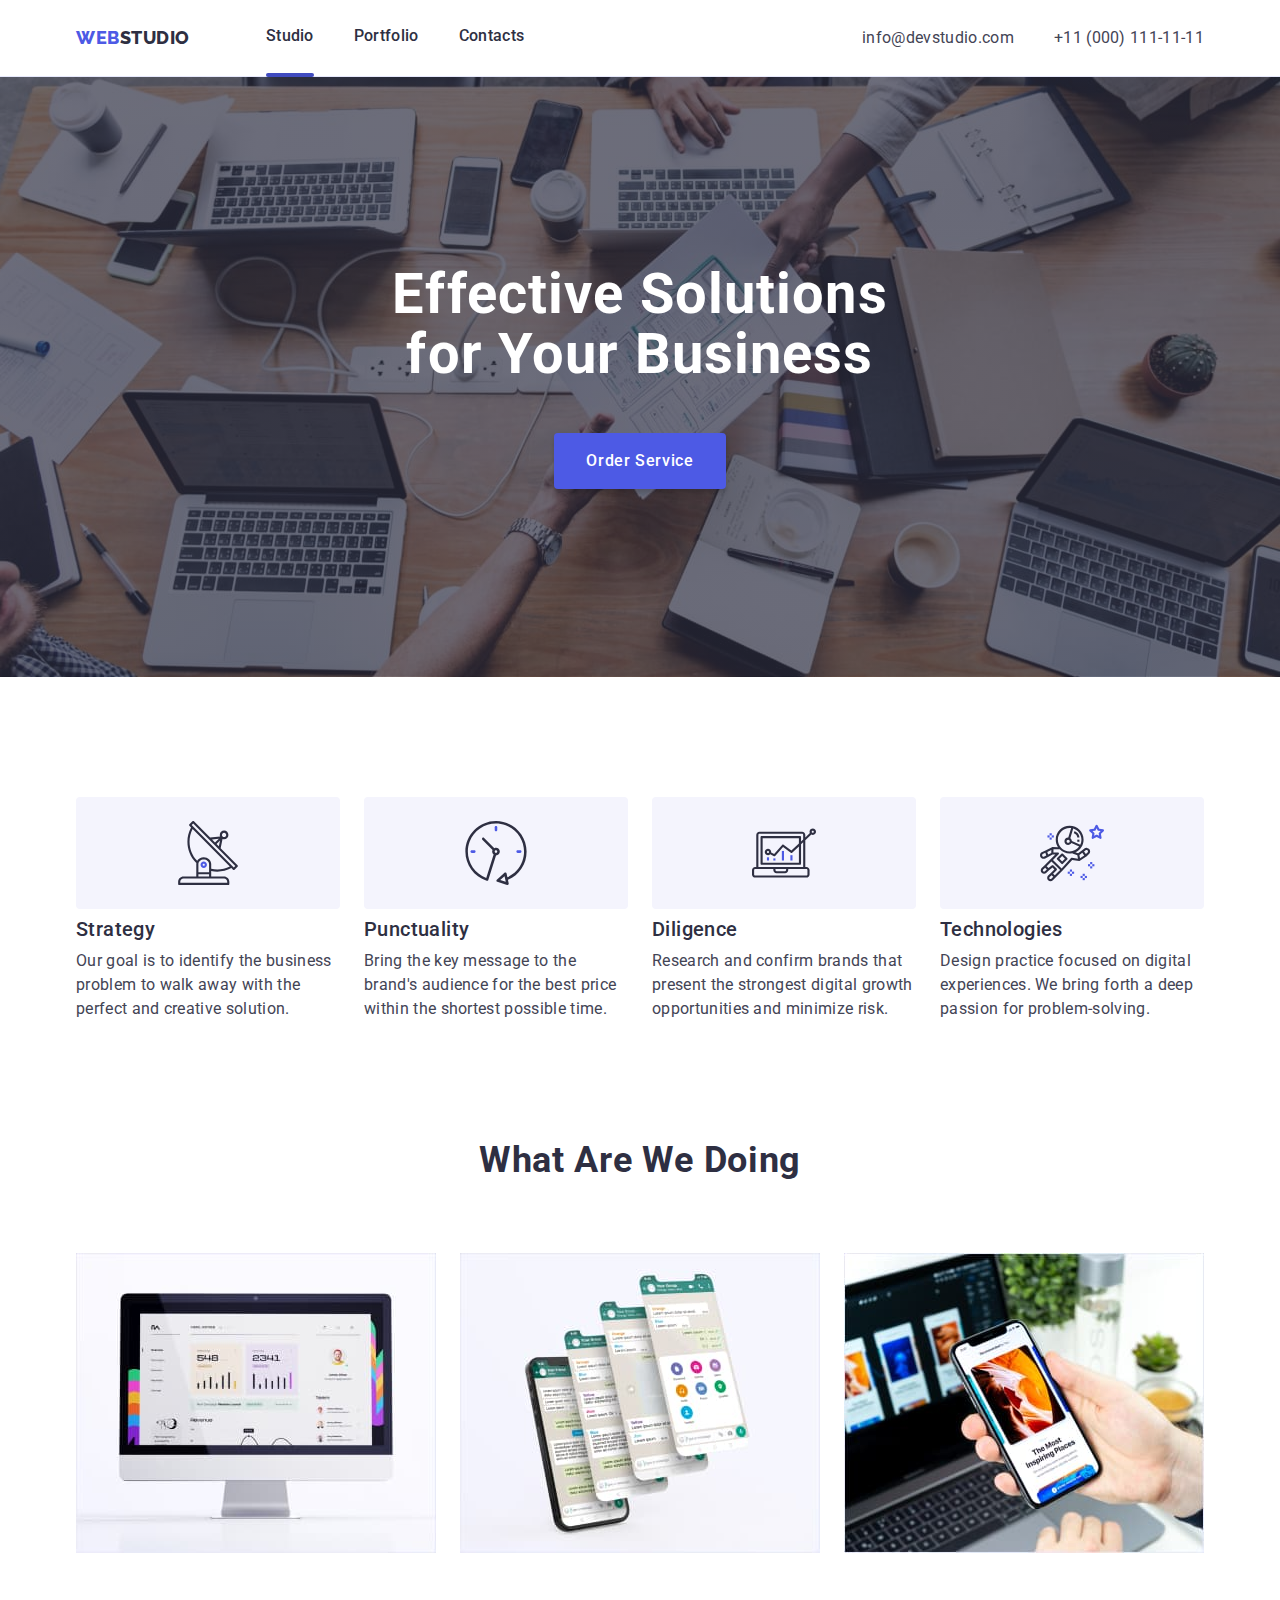
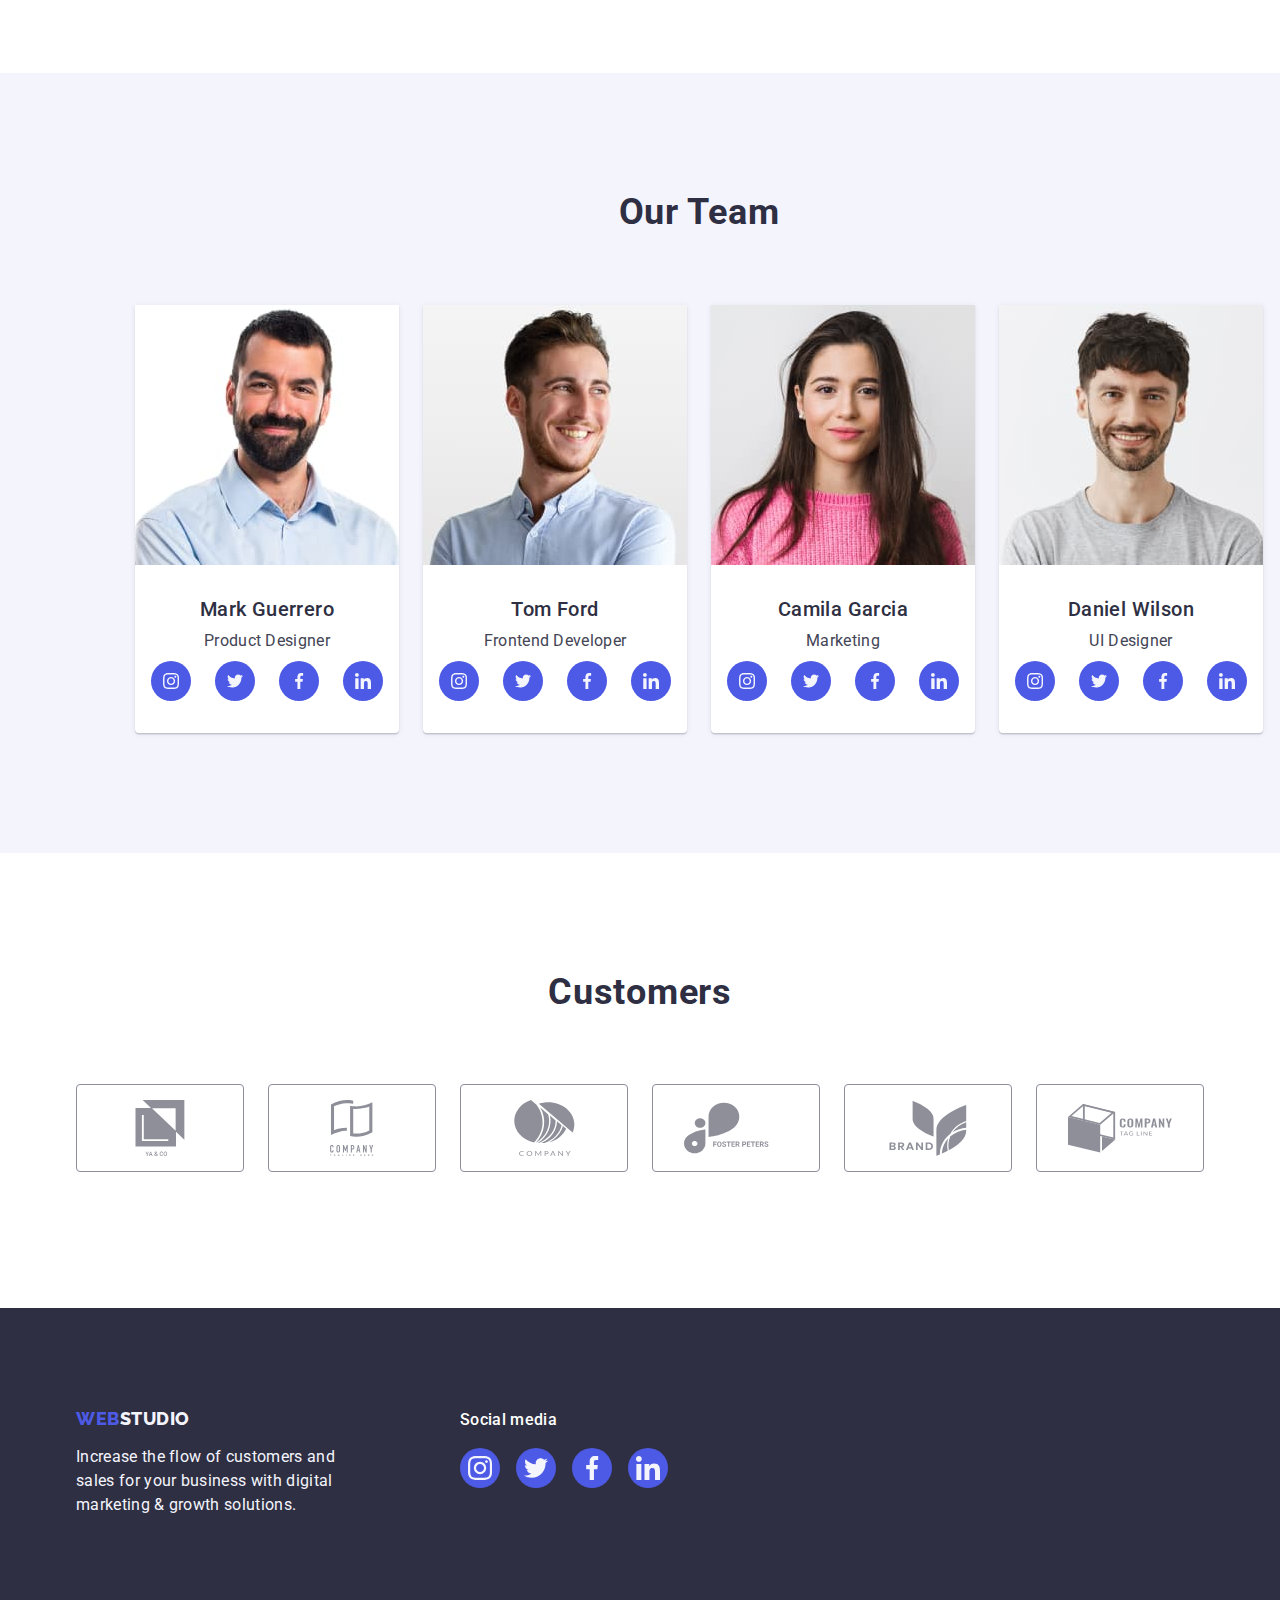
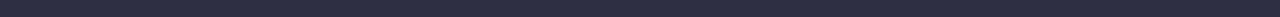
<file: index.html>
<!DOCTYPE html>
<html lang="en">
  <head>
    <meta charset="UTF-8" />
    <meta http-equiv="X-UA-Compatible" content="IE=edge" />
    <meta name="viewport" content="width=device-width, initial-scale=1.0" />
    <title>Web Studio</title>

    <!-- Fonts -->
    <link rel="preconnect" href="https://fonts.googleapis.com" />
    <link rel="preconnect" href="https://fonts.gstatic.com" crossorigin />
    <link
      href="https://fonts.googleapis.com/css2?family=Raleway:wght@800&family=Roboto:wght@400;500;700&display=swap"
      rel="stylesheet"
    />
    <!-- Normalize -->
    <link
      rel="stylesheet"
      href="https://cdn.jsdelivr.net/npm/modern-normalize@1.1.0/modern-normalize.min.css"
    />
    <link rel="stylesheet" href="./css/styles.css" />
  </head>
  <body>
    <!-- Header -->
    <header class="header-section">
      <div class="header-container container">
        <nav class="nav-container">
          <a class="header-logo link logo" href="./index.html"
            >Web<span class="logo-header">Studio</span>
          </a>
          <ul class="nav-list list">
            <li>
              <a class="link nav-link current-page" href="./index.html">Studio</a>
            </li>

            <li>
              <a class="link nav-link" href="./portfolio.html">Portfolio</a>
            </li>

            <li>
              <a class="link nav-link" href="">Contacts</a>
            </li>
          </ul>
        </nav>
        <address class="contacts">
          <ul class="contacts-list list">
            <li>
              <a class="link contacts-link" href="mailto:info@devstudio.com">info@devstudio.com</a>
            </li>
            <li>
              <a class="link contacts-link" href="tel:+110001111111">+11 (000) 111-11-11</a>
            </li>
          </ul>
        </address>
      </div>
    </header>
    <!-- Main -->
    <main>
      <!-- Hero section -->
      <section class="hero-section">
        <div class="hero-container container">
          <h1 class="hero-title">Effective Solutions for Your Business</h1>
          <button type="button" class="order-btn" data-modal-open>Order Service</button>
        </div>
      </section>
      <!-- Advantages section -->
      <section class="advantages-section">
        <div class="container">
          <h2 class="secondary-title visually-hidden">Our preferences</h2>
          <ul class="advantages-list-container list">
            <li class="advantages-item-container">
              <div class="icon-advantages-background">
                <svg width="64" height="64">
                  <use href="./images/icons.svg#icon-radar"></use>
                </svg>
              </div>
              <h3 class="sub-title">Strategy</h3>
              <p class="advantages-desc"
                >Our goal is to identify the business problem to walk away with the perfect and
                creative solution.
              </p>
            </li>
            <li class="advantages-item-container">
              <div class="icon-advantages-background">
                <svg width="64" height="64">
                  <use href="./images/icons.svg#icon-clock"></use>
                </svg>
              </div>
              <h3 class="sub-title">Punctuality</h3>
              <p class="advantages-desc"
                >Bring the key message to the brand's audience for the best price within the
                shortest possible time.</p
              >
            </li>
            <li class="advantages-item-container">
              <div class="icon-advantages-background">
                <svg width="64" height="64">
                  <use href="./images/icons.svg#icon-diagram"></use>
                </svg>
              </div>
              <h3 class="sub-title">Diligence</h3>
              <p class="advantages-desc"
                >Research and confirm brands that present the strongest digital growth opportunities
                and minimize risk.</p
              >
            </li>
            <li class="advantages-item-container">
              <div class="icon-advantages-background">
                <svg width="64" height="64">
                  <use href="./images/icons.svg#icon-astronaut"></use>
                </svg>
              </div>
              <h3 class="sub-title">Technologies</h3>
              <p class="advantages-desc"
                >Design practice focused on digital experiences. We bring forth a deep passion for
                problem-solving.</p
              >
            </li>
          </ul>
        </div>
      </section>
      <!-- Work section -->
      <section class="work-section section">
        <div class="container">
          <h2 class="secondary-title">What are we doing</h2>
          <ul class="work-list-container list">
            <li class="work-item-container">
              <img
                class="work-img"
                src="./images/directions/direction-1.jpg"
                alt="desktop computer"
                width="360"
                height="300"
              />
            </li>
            <li class="work-item-container">
              <img
                class="work-img"
                src="./images/directions/direction-2.jpg"
                alt="mobile applications"
                width="360"
                height="300"
              />
            </li>
            <li class="work-item-container">
              <img
                class="work-img"
                src="./images/directions/direction-3.jpg"
                alt="laptop and mobile phone"
                width="360"
                height="300"
              />
            </li>
          </ul>
        </div>
      </section>
      <!-- Team section -->
      <section class="employees-section section">
        <div class="container">
          <h2 class="secondary-title">Our Team</h2>
          <ul class="employees-list list">
            <li class="team-card">
              <img
                src="./images/employees/employee-1.jpg"
                alt="a dark-haired man with a beard in a blue shirt"
                width="264"
                height="260"
              />
              <div class="team-card-thumb">
                <h3 class="sub-title employee-name">Mark Guerrero</h3>
                <p class="employee-position">Product Designer</p>
                <ul class="icon-card">
                  <li class="social-link">
                    <a class="icon-team-background" href="#">
                      <svg class="icon-color" width="16" height="16">
                        <use href="./images/icons.svg#icon-instagram"></use>
                      </svg>
                    </a>
                  </li>
                  <li class="social-link">
                    <a class="icon-team-background" href="#">
                      <svg class="icon-color" width="16" height="16">
                        <use href="./images/icons.svg#icon-twitter"></use>
                      </svg>
                    </a>
                  </li>
                  <li class="social-link">
                    <a class="icon-team-background" href="#">
                      <svg class="icon-color" width="16" height="16">
                        <use href="./images/icons.svg#icon-facebook"></use>
                      </svg>
                    </a>
                  </li>
                  <li class="social-link">
                    <a class="icon-team-background" href="#">
                      <svg class="icon-color" width="16" height="16">
                        <use href="./images/icons.svg#icon-linkedin"></use>
                      </svg>
                    </a>
                  </li>
                </ul>
              </div>
            </li>
            <li class="team-card">
              <img
                src="./images/employees/employee-2.jpg"
                alt="fair-haired man with a beard in a blue shirt"
                width="264"
                height="260"
              />
              <div class="team-card-thumb">
                <h3 class="sub-title employee-name">Tom Ford</h3>
                <p class="employee-position">Frontend Developer</p>
                <ul class="icon-card">
                  <li class="social-link">
                    <a class="icon-team-background" href="#">
                      <svg class="icon-color" width="16" height="16">
                        <use href="./images/icons.svg#icon-instagram"></use>
                      </svg>
                    </a>
                  </li>
                  <li class="social-link">
                    <a class="icon-team-background" href="#">
                      <svg class="icon-color" width="16" height="16">
                        <use href="./images/icons.svg#icon-twitter"></use>
                      </svg>
                    </a>
                  </li>
                  <li class="social-link">
                    <a class="icon-team-background" href="#">
                      <svg class="icon-color" width="16" height="16">
                        <use href="./images/icons.svg#icon-facebook"></use>
                      </svg>
                    </a>
                  </li>
                  <li class="social-link">
                    <a class="icon-team-background" href="#">
                      <svg class="icon-color" width="16" height="16">
                        <use href="./images/icons.svg#icon-linkedin"></use>
                      </svg>
                    </a>
                  </li>
                </ul>
              </div>
            </li>
            <li class="team-card">
              <img
                src="./images/employees/employee-3.jpg"
                alt="a girl with dark long hair in a pink sweater"
                width="264"
                height="260"
              />
              <div class="team-card-thumb">
                <h3 class="sub-title employee-name">Camila Garcia</h3>
                <p class="employee-position">Marketing</p>
                <ul class="icon-card">
                  <li class="social-link">
                    <a class="icon-team-background" href="#">
                      <svg class="icon-color" width="16" height="16">
                        <use href="./images/icons.svg#icon-instagram"></use>
                      </svg>
                    </a>
                  </li>
                  <li class="social-link">
                    <a class="icon-team-background" href="#">
                      <svg class="icon-color" width="16" height="16">
                        <use href="./images/icons.svg#icon-twitter"></use>
                      </svg>
                    </a>
                  </li>
                  <li class="social-link">
                    <a class="icon-team-background" href="#">
                      <svg class="icon-color" width="16" height="16">
                        <use href="./images/icons.svg#icon-facebook"></use>
                      </svg>
                    </a>
                  </li>
                  <li class="social-link">
                    <a class="icon-team-background" href="#">
                      <svg class="icon-color" width="16" height="16">
                        <use href="./images/icons.svg#icon-linkedin"></use>
                      </svg>
                    </a>
                  </li>
                </ul>
              </div>
            </li>
            <li class="team-card">
              <img
                src="./images/employees/employee-4.jpg"
                alt="dark-haired man with a short beard in a gray T-shirt"
                width="264"
                height="260"
              />
              <div class="team-card-thumb">
                <h3 class="sub-title employee-name">Daniel Wilson</h3>
                <p class="employee-position">UI Designer</p>
                <ul class="icon-card">
                  <li class="social-link">
                    <a class="icon-team-background" href="#">
                      <svg class="icon-color" width="16" height="16">
                        <use href="./images/icons.svg#icon-instagram"></use>
                      </svg>
                    </a>
                  </li>
                  <li class="social-link">
                    <a class="icon-team-background" href="#">
                      <svg class="icon-color" width="16" height="16">
                        <use href="./images/icons.svg#icon-twitter"></use>
                      </svg>
                    </a>
                  </li>
                  <li class="social-link">
                    <a class="icon-team-background" href="#">
                      <svg class="icon-color" width="16" height="16">
                        <use href="./images/icons.svg#icon-facebook"></use>
                      </svg>
                    </a>
                  </li>
                  <li class="social-link">
                    <a class="icon-team-background" href="#">
                      <svg class="icon-color" width="16" height="16">
                        <use href="./images/icons.svg#icon-linkedin"></use>
                      </svg>
                    </a>
                  </li>
                </ul>
              </div>
            </li>
          </ul>
        </div>
      </section>
      <!-- Customers -->
      <section class="customers-section section">
        <div class="container">
          <h2 class="secondary-title customers-title">Customers</h2>
          <ul class="icon-card">
            <li class="customers-list">
              <a class="icon-customers-border" href="#">
                <svg class="customer-icon" width="104" height="56">
                  <use href="./images/icons.svg#icon-companytwo"></use>
                </svg>
              </a>
            </li>
            <li class="customers-list">
              <a class="icon-customers-border" href="#">
                <svg class="customer-icon" width="104" height="56">
                  <use href="./images/icons.svg#icon-companyone"></use>
                </svg>
              </a>
            </li>
            <li class="customers-list">
              <a class="icon-customers-border" href="#">
                <svg class="customer-icon" width="104" height="56">
                  <use href="./images/icons.svg#icon-companythree"></use>
                </svg>
              </a>
            </li>
            <li class="customers-list">
              <a class="icon-customers-border" href="#">
                <svg class="customer-icon" width="104" height="56">
                  <use href="./images/icons.svg#icon-companyfour"></use>
                </svg>
              </a>
            </li>
            <li class="customers-list">
              <a class="icon-customers-border" href="#">
                <svg class="customer-icon" width="104" height="56">
                  <use href="./images/icons.svg#icon-companyfive"></use>
                </svg>
              </a>
            </li>
            <li class="customers-list">
              <a class="icon-customers-border" href="#">
                <svg class="customer-icon" width="104" height="56">
                  <use href="./images/icons.svg#icon-companysix"></use>
                </svg>
              </a>
            </li>
          </ul>
        </div>
      </section>
    </main>
    <!-- Footer -->
    <footer class="footer">
      <div class="container footer-container">
        <div class="web-studio">
          <a class="footer-logo link logo" href="./index.html">
            Web<span class="logo-footer">Studio</span>
          </a>
          <p class="footer-text"
            >Increase the flow of customers and sales for your business with digital marketing &
            growth solutions.
          </p>
        </div>
        <div class="social-media">
          <p class="sub-title-footer">Social media</p>
          <ul class="icon-card icon-card-footer">
            <li class="footer-list">
              <a class="icon-footer-background" href="#">
                <svg class="icon-color" width="24" height="24">
                  <use href="./images/icons.svg#icon-instagram"></use>
                </svg>
              </a>
            </li>
            <li class="footer-list">
              <a class="icon-footer-background" href="#">
                <svg class="icon-color" width="24" height="24">
                  <use href="./images/icons.svg#icon-twitter"></use>
                </svg>
              </a>
            </li>
            <li class="footer-list">
              <a class="icon-footer-background" href="#">
                <svg class="icon-color" width="24" height="24">
                  <use href="./images/icons.svg#icon-facebook"></use>
                </svg>
              </a>
            </li>
            <li class="footer-list">
              <a class="icon-footer-background" href="#">
                <svg class="icon-color" width="24" height="24">
                  <use href="./images/icons.svg#icon-linkedin"></use>
                </svg>
              </a>
            </li>
          </ul>
        </div>
      </div>
    </footer>
    <!-- Modal backdrop -->
    <div class="backdrop is-hidden" data-modal>
      <div class="modal">
        <button class="modal-close-btn" type="button" data-modal-close>
          <svg class="modal-close-img" width="8" height="8">
            <use href="./images/icons.svg#icon-close"></use>
          </svg>
        </button>
      </div>
    </div>
    <script src="./js/modal.js"></script>
  </body>
</html>
</file>
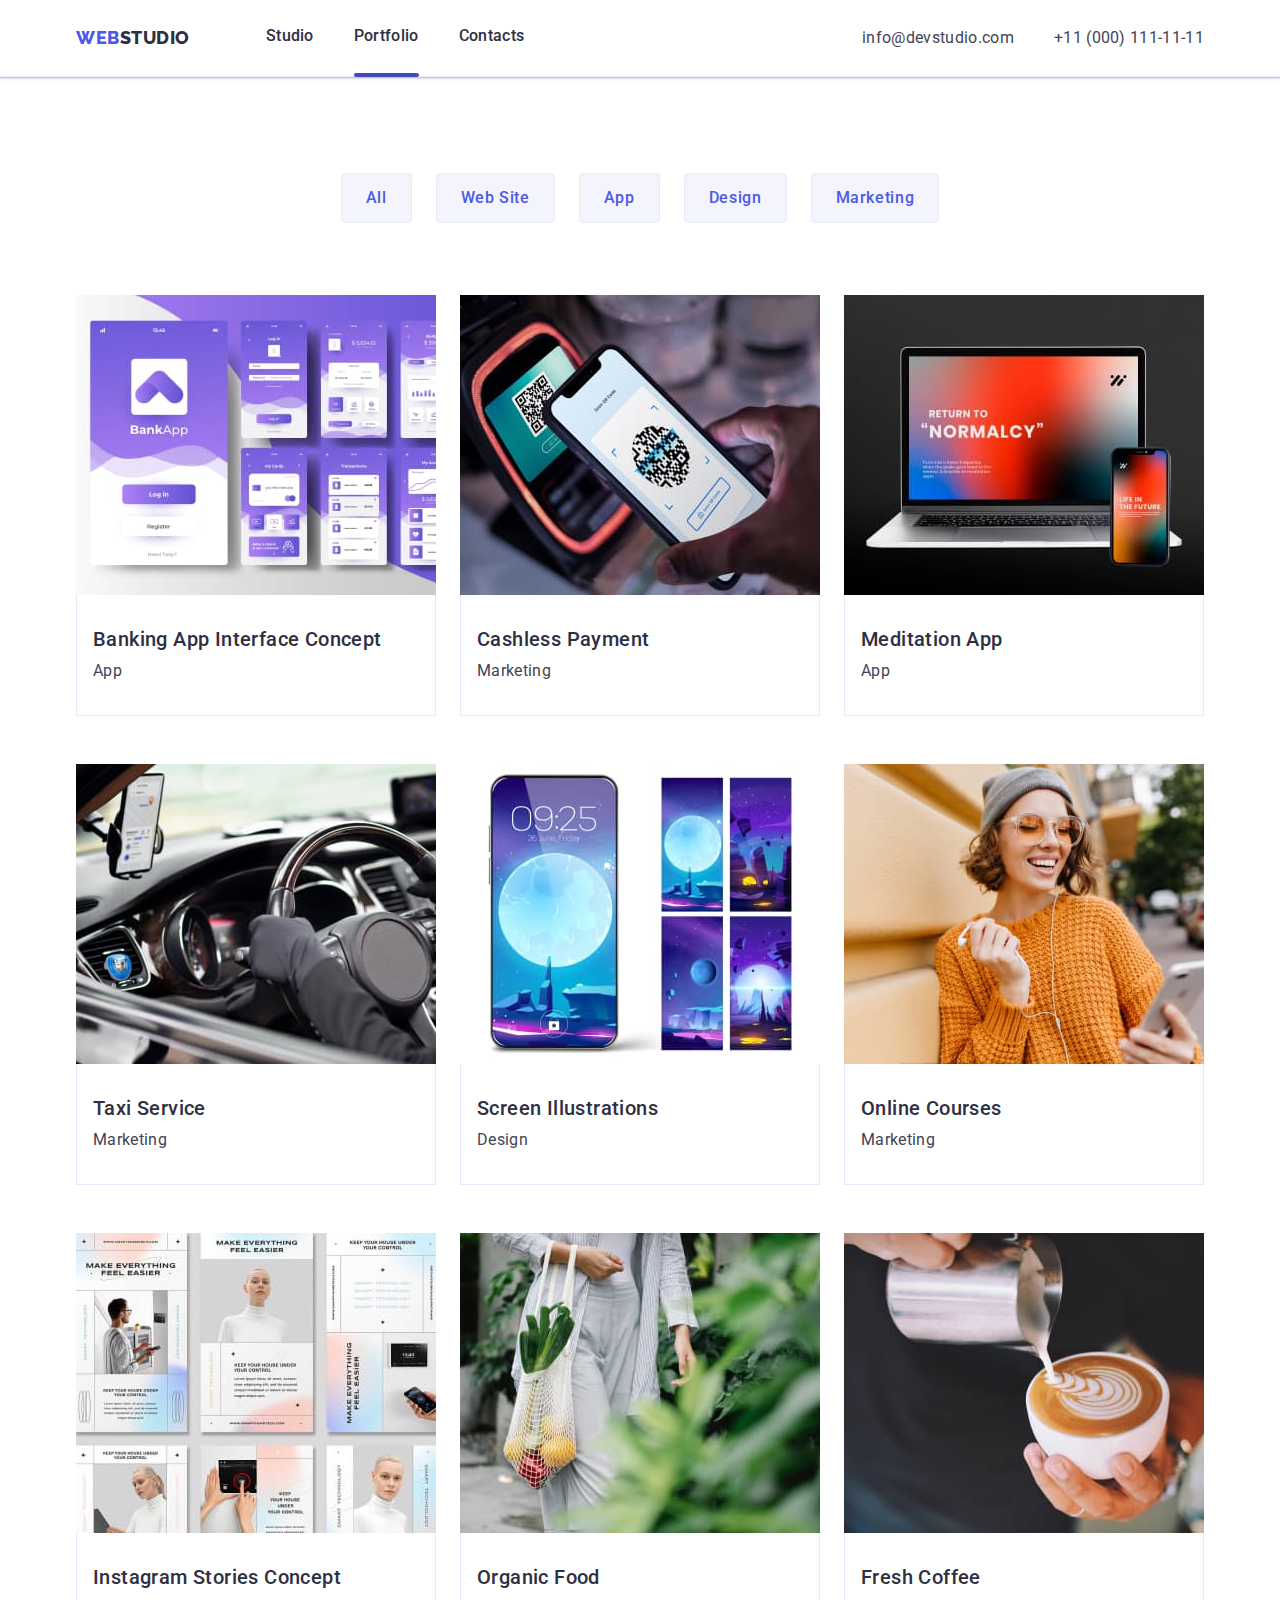
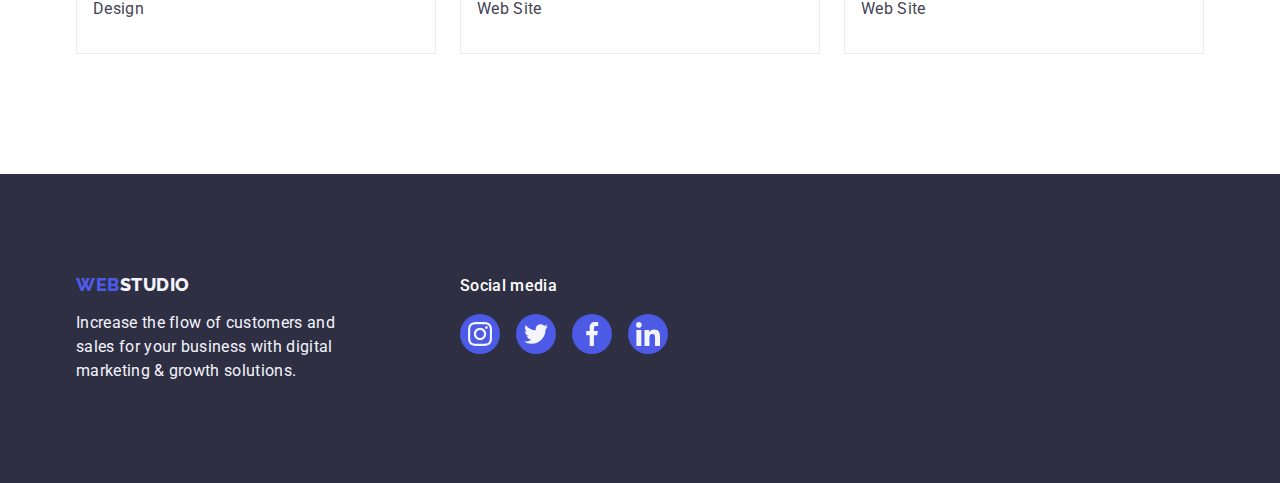
<file: portfolio.html>
<!DOCTYPE html>
<html lang="en">
  <head>
    <meta charset="UTF-8" />
    <meta http-equiv="X-UA-Compatible" content="IE=edge" />
    <meta name="viewport" content="width=device-width, initial-scale=1.0" />
    <title>Web Studio</title>

    <!-- Fonts -->
    <link rel="preconnect" href="https://fonts.googleapis.com" />
    <link rel="preconnect" href="https://fonts.gstatic.com" crossorigin />
    <link
      href="https://fonts.googleapis.com/css2?family=Raleway:wght@800&family=Roboto:wght@400;500;700&display=swap"
      rel="stylesheet"
    />
    <!-- Normalize -->
    <link
      rel="stylesheet"
      href="https://cdn.jsdelivr.net/npm/modern-normalize@1.1.0/modern-normalize.min.css"
    />
    <link rel="stylesheet" href="./css/styles.css" />
  </head>
  <body>
    <!-- Header -->
    <header class="header-section">
      <div class="header-container container">
        <nav class="nav-container">
          <a class="header-logo link logo" href="./index.html"
            >Web<span class="logo-header">Studio</span></a
          >
          <ul class="nav-list list">
            <li>
              <a class="link nav-link" href="./index.html">Studio</a>
            </li>

            <li>
              <a class="link nav-link current-page" href="./portfolio.html">Portfolio</a>
            </li>

            <li>
              <a class="link nav-link" href="">Contacts</a>
            </li>
          </ul>
        </nav>
        <address class="contacts">
          <ul class="contacts-list list">
            <li>
              <a class="link contacts-link" href="mailto:info@devstudio.com">info@devstudio.com</a>
            </li>
            <li>
              <a class="link contacts-link" href="tel:+110001111111">+11 (000) 111-11-11</a>
            </li>
          </ul>
        </address>
      </div>
    </header>
    <!-- Main -->
    <main>
      <!-- Portfolio section -->
      <section class="portfolio-section">
        <div class="container">
          <h1 class="visually-hidden">Portfolio</h1>
          <!-- Buttons -->
          <ul class="buttonns-list list">
            <li>
              <button type="button" class="portfolio-btn">All</button>
            </li>
            <li>
              <button type="button" class="portfolio-btn">Web Site</button>
            </li>
            <li>
              <button type="button" class="portfolio-btn">App</button>
            </li>
            <li>
              <button type="button" class="portfolio-btn">Design</button>
            </li>
            <li>
              <button type="button" class="portfolio-btn">Marketing</button>
            </li>
          </ul>
          <!-- Portfolio list -->
          <ul class="portfolio-list list">
            <li class="portfolio-card">
              <a class="link portfolio-link" href="">
                <div class="portfolio-img-wrapper">
                  <img
                    src="./images/portfolio/portfolio-img-1.jpg"
                    alt="Banking application"
                    width="360"
                    height="300"
                  />
                  <p class="portfolio-overlay-text">
                    14 Stylish and User-Friendly App Design Concepts · Task Manager App · Calorie
                    Tracker App · Exotic Fruit Ecommerce App · Cloud Storage App
                  </p>
                </div>
                <div class="portfolio-desc-thumb">
                  <h2 class="sub-title">Banking App Interface Concept</h2>
                  <p class="portfolio-desc">App</p>
                </div>
              </a>
            </li>
            <li class="portfolio-card">
              <a class="link portfolio-link" href="">
                <div class="portfolio-img-wrapper">
                  <img
                    src="./images/portfolio/portfolio-img-2.jpg"
                    alt="Phone scan QR-code"
                    width="360"
                    height="300"
                  />
                  <p class="portfolio-overlay-text">
                    14 Stylish and User-Friendly App Design Concepts · Task Manager App · Calorie
                    Tracker App · Exotic Fruit Ecommerce App · Cloud Storage App
                  </p>
                </div>
                <div class="portfolio-desc-thumb">
                  <h2 class="sub-title">Cashless Payment</h2>
                  <p class="portfolio-desc">Marketing</p>
                </div>
              </a>
            </li>
            <li class="portfolio-card">
              <a class="link portfolio-link" href="">
                <div class="portfolio-img-wrapper">
                  <img
                    src="./images/portfolio/portfolio-img-3.jpg"
                    alt="Laptop and mobile phone with meditation app on screen"
                    width="360"
                    height="300"
                  />
                  <p class="portfolio-overlay-text">
                    14 Stylish and User-Friendly App Design Concepts · Task Manager App · Calorie
                    Tracker App · Exotic Fruit Ecommerce App · Cloud Storage App
                  </p>
                </div>
                <div class="portfolio-desc-thumb">
                  <h2 class="sub-title">Meditation App</h2>
                  <p class="portfolio-desc">App</p>
                </div>
              </a>
            </li>
            <li class="portfolio-card">
              <a class="link portfolio-link" href="">
                <div class="portfolio-img-wrapper">
                  <img
                    src="./images/portfolio/portfolio-img-4.jpg"
                    alt="Car with smart taxi-navigation"
                    width="360"
                    height="300"
                  />
                  <p class="portfolio-overlay-text">
                    14 Stylish and User-Friendly App Design Concepts · Task Manager App · Calorie
                    Tracker App · Exotic Fruit Ecommerce App · Cloud Storage App
                  </p>
                </div>
                <div class="portfolio-desc-thumb">
                  <h2 class="sub-title">Taxi Service</h2>
                  <p class="portfolio-desc">Marketing</p>
                </div>
              </a>
            </li>
            <li class="portfolio-card">
              <a class="link portfolio-link" href="">
                <div class="portfolio-img-wrapper">
                  <img
                    src="./images/portfolio/portfolio-img-5.jpg"
                    alt="Phone with examples of screen illustrations"
                    width="360"
                    height="300"
                  />
                  <p class="portfolio-overlay-text">
                    14 Stylish and User-Friendly App Design Concepts · Task Manager App · Calorie
                    Tracker App · Exotic Fruit Ecommerce App · Cloud Storage App
                  </p>
                </div>
                <div class="portfolio-desc-thumb">
                  <h2 class="sub-title">Screen Illustrations</h2>
                  <p class="portfolio-desc">Design</p>
                </div>
              </a>
            </li>
            <li class="portfolio-card">
              <a class="link portfolio-link" href="">
                <div class="portfolio-img-wrapper">
                  <img
                    src="./images/portfolio/portfolio-img-6.jpg"
                    alt="Girl in yellow sweater talking by phone on online courses"
                    width="360"
                    height="300"
                  />
                  <p class="portfolio-overlay-text">
                    14 Stylish and User-Friendly App Design Concepts · Task Manager App · Calorie
                    Tracker App · Exotic Fruit Ecommerce App · Cloud Storage App
                  </p>
                </div>
                <div class="portfolio-desc-thumb">
                  <h2 class="sub-title">Online Courses</h2>
                  <p class="portfolio-desc">Marketing</p>
                </div>
              </a>
            </li>
            <li class="portfolio-card">
              <a class="link portfolio-link" href="">
                <div class="portfolio-img-wrapper">
                  <img
                    src="./images/portfolio/portfolio-img-7.jpg"
                    alt="Example of modern and stylish Instagram stories"
                    width="360"
                    height="300"
                  />
                  <p class="portfolio-overlay-text">
                    14 Stylish and User-Friendly App Design Concepts · Task Manager App · Calorie
                    Tracker App · Exotic Fruit Ecommerce App · Cloud Storage App
                  </p>
                </div>
                <div class="portfolio-desc-thumb">
                  <h2 class="sub-title">Instagram Stories Concept</h2>
                  <p class="portfolio-desc">Design</p>
                </div>
              </a>
            </li>
            <li class="portfolio-card">
              <a class="link portfolio-link" href="">
                <div class="portfolio-img-wrapper">
                  <img
                    src="./images/portfolio/portfolio-img-8.jpg"
                    alt="Girl holding a bag of organic food"
                    width="360"
                    height="300"
                  />
                  <p class="portfolio-overlay-text">
                    14 Stylish and User-Friendly App Design Concepts · Task Manager App · Calorie
                    Tracker App · Exotic Fruit Ecommerce App · Cloud Storage App
                  </p>
                </div>
                <div class="portfolio-desc-thumb">
                  <h2 class="sub-title">Organic Food</h2>
                  <p class="portfolio-desc">Web Site</p>
                </div>
              </a>
            </li>
            <li class="portfolio-card">
              <a class="link portfolio-link" href="">
                <div class="portfolio-img-wrapper">
                  <img
                    src="./images/portfolio/portfolio-img-9.jpg"
                    alt="Barista pour milk in a cup of coffee"
                    width="360"
                    height="300"
                  />
                  <p class="portfolio-overlay-text">
                    14 Stylish and User-Friendly App Design Concepts · Task Manager App · Calorie
                    Tracker App · Exotic Fruit Ecommerce App · Cloud Storage App
                  </p>
                </div>
                <div class="portfolio-desc-thumb">
                  <h2 class="sub-title">Fresh Coffee</h2>
                  <p class="portfolio-desc">Web Site</p>
                </div>
              </a>
            </li>
          </ul>
        </div>
      </section>
    </main>
    <!-- Footer -->
    <footer class="footer">
      <div class="container footer-container">
        <div class="web-studio">
          <a class="footer-logo link logo" href="./index.html">
            Web<span class="logo-footer">Studio</span>
          </a>
          <p class="footer-text"
            >Increase the flow of customers and sales for your business with digital marketing &
            growth solutions.
          </p>
        </div>
        <div class="social-media">
          <p class="sub-title-footer">Social media</p>
          <ul class="icon-card icon-card-footer">
            <li class="footer-list">
              <a class="icon-footer-background" href="#">
                <svg class="icon-color" width="24" height="24">
                  <use href="./images/icons.svg#icon-instagram"></use>
                </svg>
              </a>
            </li>
            <li class="footer-list">
              <a class="icon-footer-background" href="#">
                <svg class="icon-color" width="24" height="24">
                  <use href="./images/icons.svg#icon-twitter"></use>
                </svg>
              </a>
            </li>
            <li class="footer-list">
              <a class="icon-footer-background" href="#">
                <svg class="icon-color" width="24" height="24">
                  <use href="./images/icons.svg#icon-facebook"></use>
                </svg>
              </a>
            </li>
            <li class="footer-list">
              <a class="icon-footer-background" href="#">
                <svg class="icon-color" width="24" height="24">
                  <use href="./images/icons.svg#icon-linkedin"></use>
                </svg>
              </a>
            </li>
          </ul>
        </div>
      </div>
    </footer>
  </body>
</html>
</file>
<file: css/styles.css>
:root {
    --light-mode-color: #f4f4fd;
    --primary-brand-color: #4D5AE5;
    --dark-mode-color: #2E2F42;
    --main-text-color: #434455;
    --main-background-color: #fff;
    --link-hover-color: #404BBF;
    --btn-hover-color: #404BBF;
    --hero-text-color: #fff;
    --portfolio-btn-color: #f4f4fd;
    --border-color: #8E8F99;
    --modal-text-color: #8E8F99;
    --grid-gap: 24px;
    --btn-footer-color: #31d0aa;

    --anim-duration: 250ms cubic-bezier(0.4, 0, 0.2, 1);
}

/* Base styles */
body {
    font-family: Roboto, sans-serif;
    font-weight: 400;
    font-size: 16px;
    line-height: 1.5;
    letter-spacing: 0.02em;

    background-color: var(--main-background-color);
    color: var(--main-text-color);
}

h1,
h2,
h3,
h4,
h5,
h6,
p {
    margin: 0;
}

img {
    display: block;
}

.visually-hidden {
    position: absolute;
    width: 1px;
    height: 1px;
    margin: -1px;
    border: 0;
    padding: 0;

    white-space: nowrap;
    clip-path: inset(100%);
    clip: rect(0 0 0 0);
    overflow: hidden;
}

/* Components */

.container {
    width: 1158px;
    margin-left: auto;
    margin-right: auto;
    padding-left: 15px;
    padding-right: 15px;
}

.link {
    text-decoration: none;
}

.nav-link:hover,
.nav-link:focus,
.contacts-link:hover,
.contacts-link:focus {
    color: var(--link-hover-color);
}

.list {
    list-style: none;
    margin: 0;
    padding-left: 0;
}

.secondary-title {
    font-weight: 700;
    font-size: 36px;
    line-height: 1.11;
    letter-spacing: 0.02em;
    text-align: center;
    text-transform: capitalize;

    color: var(--dark-mode-color);

    margin-bottom: 72px;
}

.sub-title {
    font-weight: 500;
    font-size: 20px;
    line-height: 1.2;
    letter-spacing: 0.02em;

    color: var(--dark-mode-color);

    margin-bottom: 8px;
}

/* Logo */

.logo {
    font-family: Raleway, sans-serif;
    font-weight: 800;
    font-size: 18px;
    line-height: 1.17;
    letter-spacing: 0.03em;
    text-transform: uppercase;

    color: var(--primary-brand-color);
}

.logo-header {
    color: var(--dark-mode-color);
}

.logo-footer {
    color: var(--light-mode-color);
}

/* Header */

.header-section {
    border-bottom: 1px solid #E7E9FC;
    box-shadow: 0px 2px 1px rgba(46, 47, 66, 0.08),
        0px 1px 1px rgba(46, 47, 66, 0.16),
        0px 1px 6px rgba(46, 47, 66, 0.08);
}

.header-container {
    display: flex;
    align-items: center;
}

.nav-container {
    display: flex;
    align-items: center;
}

.header-logo {
    margin-right: 76px;
}

.nav-list {
    display: flex;
    gap: 40px;
}

.nav-link {
    display: block;
    padding: 24px 0;
    font-weight: 500;
    color: var(--dark-mode-color);
    transition: color var(--anim-duration);
}
.nav-link.current-page::after {
    position: relative;
    bottom: -25px;
    display: block;
    content: "";
    width: 100%;
    height: 4px;
    background-color: var(--btn-hover-color);
    border-radius: 2px;
}
.contacts {
    font-style: normal;
    margin-left: auto;
}

.contacts-list {
    display: flex;
    gap: 40px;
}

.contacts-link {
    display: block;
    padding: 24px 0;

    color: inherit;

    transition: color var(--anim-duration);
}

/* Hero section */

.hero-section {
    background-image: linear-gradient(rgba(46, 47, 66, 0.7), rgba(46, 47, 66, 0.7)),url("../images/background/backgroundwork.jpg");
    background-repeat: no-repeat;
    background-position: center;
    background-size: cover;
    max-width: 1440px;
    margin: 0 auto;
    padding: 188px 0;
}

.hero-title {
    font-weight: 700;
    font-size: 56px;
    line-height: 1.07;
    letter-spacing: 0.02em;
    text-align: center;
    color: var(--hero-text-color);
    max-width: 496px;
    margin: 0 auto;
}

.order-btn {
    background-color: var(--primary-brand-color);
    font-family: inherit;
    font-weight: 500;
    font-size: 16px;
    line-height: 1.5;
    align-items: center;
    letter-spacing: 0.04em;

    color: var(--hero-text-color);

    cursor: pointer;

    display: block;
    min-width: 169px;
    height: 56px;
    box-shadow: 0px 4px 4px rgba(0, 0, 0, 0.15);
    border: none;
    border-radius: 4px;
    padding: 16px 32px;
    margin: 48px auto 0 auto;

    transition: background-color var(--anim-duration);
}

.order-btn:hover,
.order-btn:focus {
    background-color: var(--btn-hover-color);
}

/* Advantages section */

.advantages-section {
    padding: 120px 0;
}

.advantages-list-container {
    display: flex;
    gap: 24px;
}

.advantages-item-container {
    width: calc((100% - var(--grid-gap) * 3) / 4);
}

.advantages-desc {
    font-family: inherit;
}
.icon-advantages-background {
    background-color: var(--light-mode-color);
    border-radius: 4px;
    display: flex;
    justify-content: center;
    align-items: center;
    height: 112px;
    margin-bottom: 8px;
}
.icon-advantages {
    width: 64px;
    height: 64px;
}

/* Work section */

.work-section {
    padding-bottom: 120px;
}

.work-list-container {
    display: flex;
    gap: var(--grid-gap);
}

.work-item-container {
    width: calc((100% - var(--grid-gap) * 2) / 3);
}

/* Team section */

.employees-section {
    background-color: var(--light-mode-color);
    padding: 120px;
}

.employees-list {
    display: flex;
    gap: var(--grid-gap);
}

.team-card {
    background-color: var(--main-background-color);
    box-shadow: 0px 1px 6px rgba(46, 47, 66, 0.08), 0px 1px 1px rgba(46, 47, 66, 0.16), 0px 2px 1px rgba(46, 47, 66, 0.08);
    border-radius: 0px 0px 4px 4px;
}

.team-card-thumb {
    padding: 32px 0;
}

.employee-name {
    text-align: center;
}

.employee-position {
    font-size: 16px;
    text-align: center;
    margin-bottom: 8px;
}
.icon-card {
    list-style: none;
    display: flex;
    align-items: center;
    justify-content: center;
    gap: 24px;
    padding-left: 0;
}
.icon-team-background {
    background-color: var(--primary-brand-color);
    border-radius: 50%;
    width: 40px;
    height: 40px;
    display: flex;
    align-items: center;
    justify-content: center;

    transition: background-color var(--anim-duration);
}
.icon-team-background:hover,
.icon-team-background:focus {
    background-color: var(--btn-hover-color);
}
.icon-color {
    fill: var(--light-mode-color);
}
/* Customers */
.customers-section {
    padding-top: 120px;
    padding-bottom: 120px;
}
.customers-title {
    line-height: 1.1;
}
.customers-list {
    display: flex;
    gap: 24px;
    width: calc((100% - 120px) / 6);
    height: 88px;
}
.icon-customers-border {
    border: 1px solid var(--border-color);
    color: var(--border-color);
    border-radius: 4px;
    display: flex;
    align-items: center;
    justify-content: center;
    width: 100%; 
    height: 100%;

    transition: border-color var(--anim-duration);
}
.customer-icon {
    fill: currentColor;
    transition: fill var(--anim-duration);
}
.icon-customers-border:hover,
.icon-customers-border:focus {
    border-color: var(--link-hover-color);
}
.icon-customers-border:hover .customer-icon,
.icon-customers-border:focus .customer-icon {
    fill: var(--btn-hover-color);
}
/* Footer */

.footer {
    background-color: var(--dark-mode-color);
    padding: 100px 0;
}
.footer-container {
    display: flex;
    align-items: baseline;
}
.web-studio {
    margin-right: 120px;
}
.footer-logo {
    display: inline-block;
    margin-bottom: 16px;
}

.footer-text {
    color: var(--light-mode-color);
    max-width: 264px;
}
.sub-title-footer {
    font-weight: 500;
    font-size: 16px;
    line-height: 1.5;
    letter-spacing: 0.02em;
    color: var(--main-background-color);
    margin-bottom: 16px;
}
.icon-card-footer {
    gap: 16px;
}
.icon-footer-background {
    background-color: var(--primary-brand-color);
    border-radius: 50%;
    width: 40px;
    height: 40px;
    display: flex;
    align-items: center;
    justify-content: center;

    transition: background-color var(--anim-duration);
}

.icon-footer-background:hover,
.icon-footer-background:focus {
    background-color: var(--btn-footer-color);
    color: var(--btn-footer-color);
}
.icon-footer-color {
    fill: var(--light-mode-color);
}
/* Modal */
.is-hidden {
    visibility: hidden;
    opacity: 0;
    pointer-events: none;
    scale: 0;
}

.backdrop {
    position: fixed;
    z-index: 100;
    top: 0;
    left: 0;
    width: 100%;
    height: 100%;

    background: rgba(46, 47, 66, 0.4);

    transition: visibility var(--anim-duration), opacity var(--anim-duration), scale var(--anim-duration);
}

.modal {
    position: absolute;
    top: 50%;
    left: 50%;
    transform: translate(-50%, -50%);
    width: 408px;
    height: 620px;
    background-color: #FCFCFC;
    padding: 24px;
    border-radius: 4px;
}

.modal-close-btn {
    position: absolute;
    top: 24px;
    right: 24px;
    display: flex;
    align-items: center;
    justify-content: center;
    padding: 8px 8px;
    background: #E7E9FC;
    border: 1px solid rgba(0, 0, 0, 0.1);
    border-radius: 50%;
    cursor: pointer;

    transition: var(--anim-duration);
}

.modal-close-btn:hover,
.modal-close-btn:focus {
    background-color: var(--btn-hover-color);
}

.modal-close-img {
    fill: var(--dark-mode-color);
}

.modal-close-btn:hover .modal-close-img {
    fill: var(--hero-text-color);
}

/*
  |============================
  | Portfolio
  |============================
*/

/* Portfolio section */

.portfolio-section {
    padding: 96px 0 120px;
}

/* Buttons */

.buttonns-list {
    display: flex;
    justify-content: center;
    gap: var(--grid-gap);
    margin-bottom: 72px;
}

.portfolio-btn {
    background-color: var(--portfolio-btn-color);
    color: var(--primary-brand-color);

    font-family: inherit;
    font-weight: 500;
    font-size: 16px;
    line-height: 1.5;
    letter-spacing: 0.04em;
    cursor: pointer;

    padding: 12px 24px;
    border: 1px solid #E7E9FC;
    border-radius: 4px;

    transition: color var(--anim-duration), background-color var(--anim-duration);
}

.portfolio-btn:hover,
.portfolio-btn:focus {
    background-color: var(--btn-hover-color);
    color: #fff;

    box-shadow: 0px 3px 1px rgba(0, 0, 0, 0.1), 0px 2px 1px rgba(0, 0, 0, 0.08), 0px 2px 2px rgba(0, 0, 0, 0.12);
    border: 1px solid transparent;
    border-radius: 4px;
}

/* Portfolio list */

.portfolio-list {
    display: flex;
    flex-wrap: wrap;
    row-gap: calc(2 * var(--grid-gap));
    column-gap: var(--grid-gap);
}

.portfolio-card:hover {
    box-shadow: 0px 1px 6px rgba(46, 47, 66, 0.08), 0px 1px 1px rgba(46, 47, 66, 0.16), 0px 2px 1px rgba(46, 47, 66, 0.08);
}

.portfolio-card {
    width: calc((100% - 2 * var(--grid-gap)) / 3)
}

.portfolio-link {
    display: block;
}
.portfolio-link:hover,
.portfolio-link:focus {
    box-shadow: 0px 1px 6px rgba(46, 47, 66, 0.08),
        0px 1px 1px rgba(46, 47, 66, 0.16),
        0px 2px 1px rgba(46, 47, 66, 0.08);
}

.portfolio-img-wrapper {
    overflow: hidden;
    position: relative;
}

.portfolio-overlay-text {
    position: absolute;
    top: 0;
    left: 0;
    overflow-y: auto;
    display: flex;
    width: 100%;
    height: 100%;
    padding: 40px 32px 0;
    color: var(--light-mode-color);
    background-color: var(--primary-brand-color);
    transform: translateY(100%);
    transition: transform var(--anim-duration);
}

.portfolio-link:hover .portfolio-overlay-text,
.portfolio-link:focus .portfolio-overlay-text {
    transform: translateY(0);
}

.portfolio-desc-thumb {
    padding: 32px 16px;
    border: 1px solid #E7E9FC;
    border-top: none;
}

.portfolio-desc {
    color: var(--main-text-color);
}
</file>
